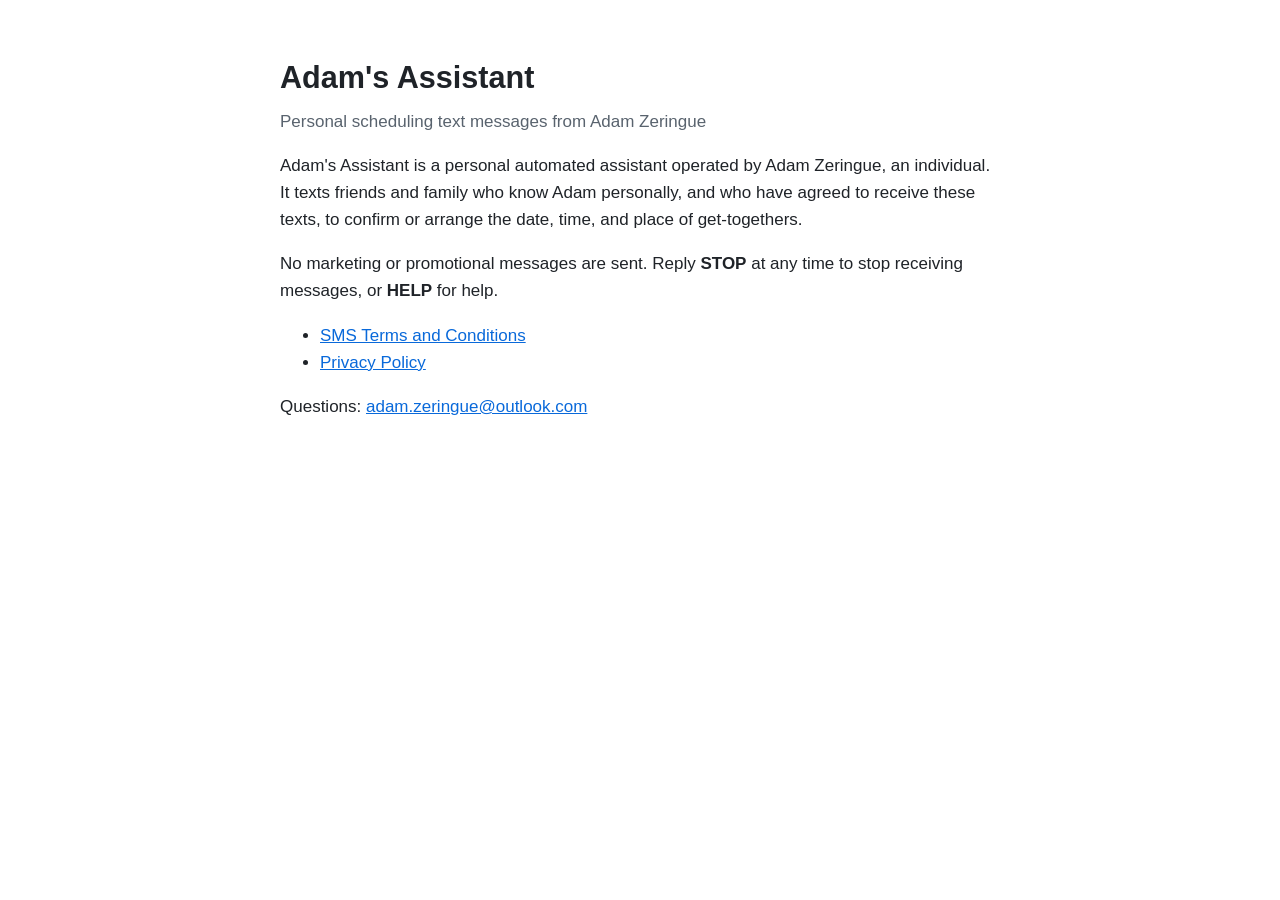
<file: index.html>
<!doctype html>
<html lang="en">
<head>
<meta charset="utf-8">
<meta name="viewport" content="width=device-width, initial-scale=1">
<title>Adam's Assistant</title>
<link rel="stylesheet" href="style.css">
</head>
<body>
<main>
<h1>Adam's Assistant</h1>
<p class="meta">Personal scheduling text messages from Adam Zeringue</p>

<p>Adam's Assistant is a personal automated assistant operated by Adam Zeringue, an individual. It texts friends and family who know Adam personally, and who have agreed to receive these texts, to confirm or arrange the date, time, and place of get-togethers.</p>

<p>No marketing or promotional messages are sent. Reply <strong>STOP</strong> at any time to stop receiving messages, or <strong>HELP</strong> for help.</p>

<ul>
  <li><a href="terms.html">SMS Terms and Conditions</a></li>
  <li><a href="privacy.html">Privacy Policy</a></li>
</ul>

<p>Questions: <a href="mailto:adam.zeringue@outlook.com">adam.zeringue@outlook.com</a></p>
</main>
</body>
</html>
</file>
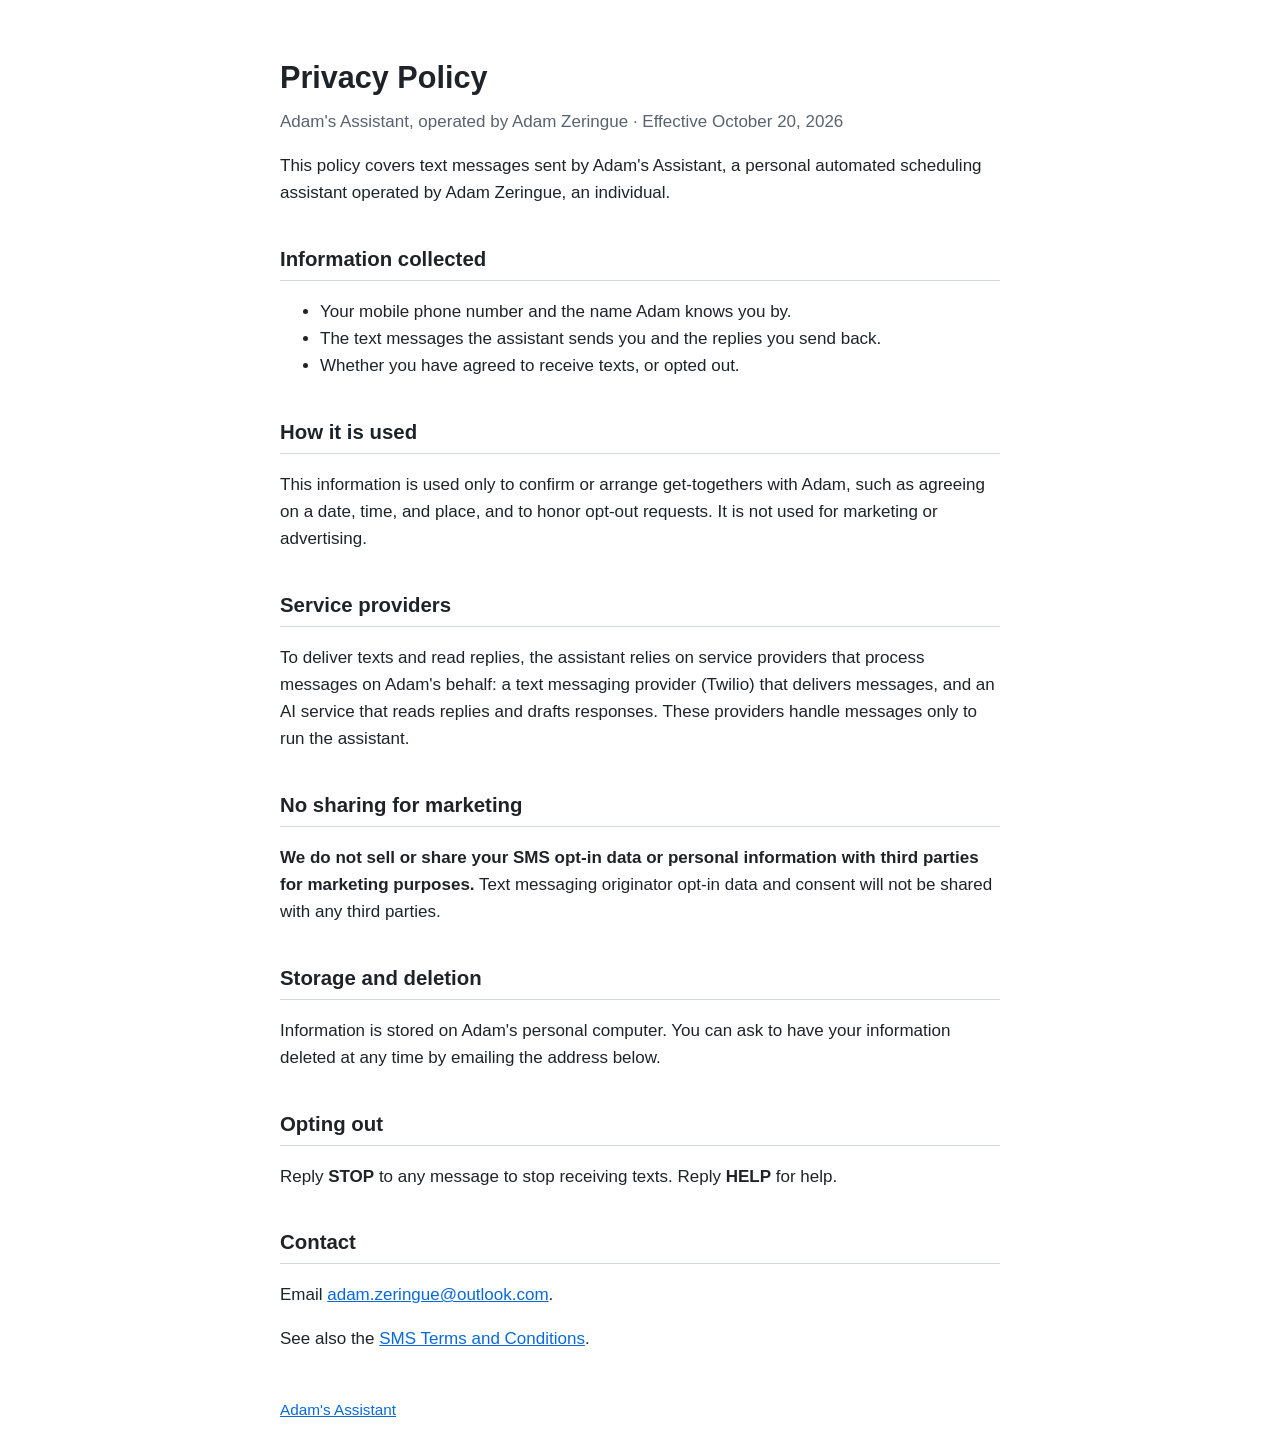
<file: privacy.html>
<!doctype html>
<html lang="en">
<head>
<meta charset="utf-8">
<meta name="viewport" content="width=device-width, initial-scale=1">
<title>Privacy Policy</title>
<link rel="stylesheet" href="style.css">
</head>
<body>
<main>
<h1>Privacy Policy</h1>
<p class="meta">Adam's Assistant, operated by Adam Zeringue · Effective October 20, 2026</p>

<p>This policy covers text messages sent by Adam's Assistant, a personal automated scheduling assistant operated by Adam Zeringue, an individual.</p>

<h2>Information collected</h2>
<ul>
  <li>Your mobile phone number and the name Adam knows you by.</li>
  <li>The text messages the assistant sends you and the replies you send back.</li>
  <li>Whether you have agreed to receive texts, or opted out.</li>
</ul>

<h2>How it is used</h2>
<p>This information is used only to confirm or arrange get-togethers with Adam, such as agreeing on a date, time, and place, and to honor opt-out requests. It is not used for marketing or advertising.</p>

<h2>Service providers</h2>
<p>To deliver texts and read replies, the assistant relies on service providers that process messages on Adam's behalf: a text messaging provider (Twilio) that delivers messages, and an AI service that reads replies and drafts responses. These providers handle messages only to run the assistant.</p>

<h2>No sharing for marketing</h2>
<p><strong>We do not sell or share your SMS opt-in data or personal information with third parties for marketing purposes.</strong> Text messaging originator opt-in data and consent will not be shared with any third parties.</p>

<h2>Storage and deletion</h2>
<p>Information is stored on Adam's personal computer. You can ask to have your information deleted at any time by emailing the address below.</p>

<h2>Opting out</h2>
<p>Reply <strong>STOP</strong> to any message to stop receiving texts. Reply <strong>HELP</strong> for help.</p>

<h2>Contact</h2>
<p>Email <a href="mailto:adam.zeringue@outlook.com">adam.zeringue@outlook.com</a>.</p>

<p>See also the <a href="terms.html">SMS Terms and Conditions</a>.</p>

<footer><a href="index.html">Adam's Assistant</a></footer>
</main>
</body>
</html>
</file>
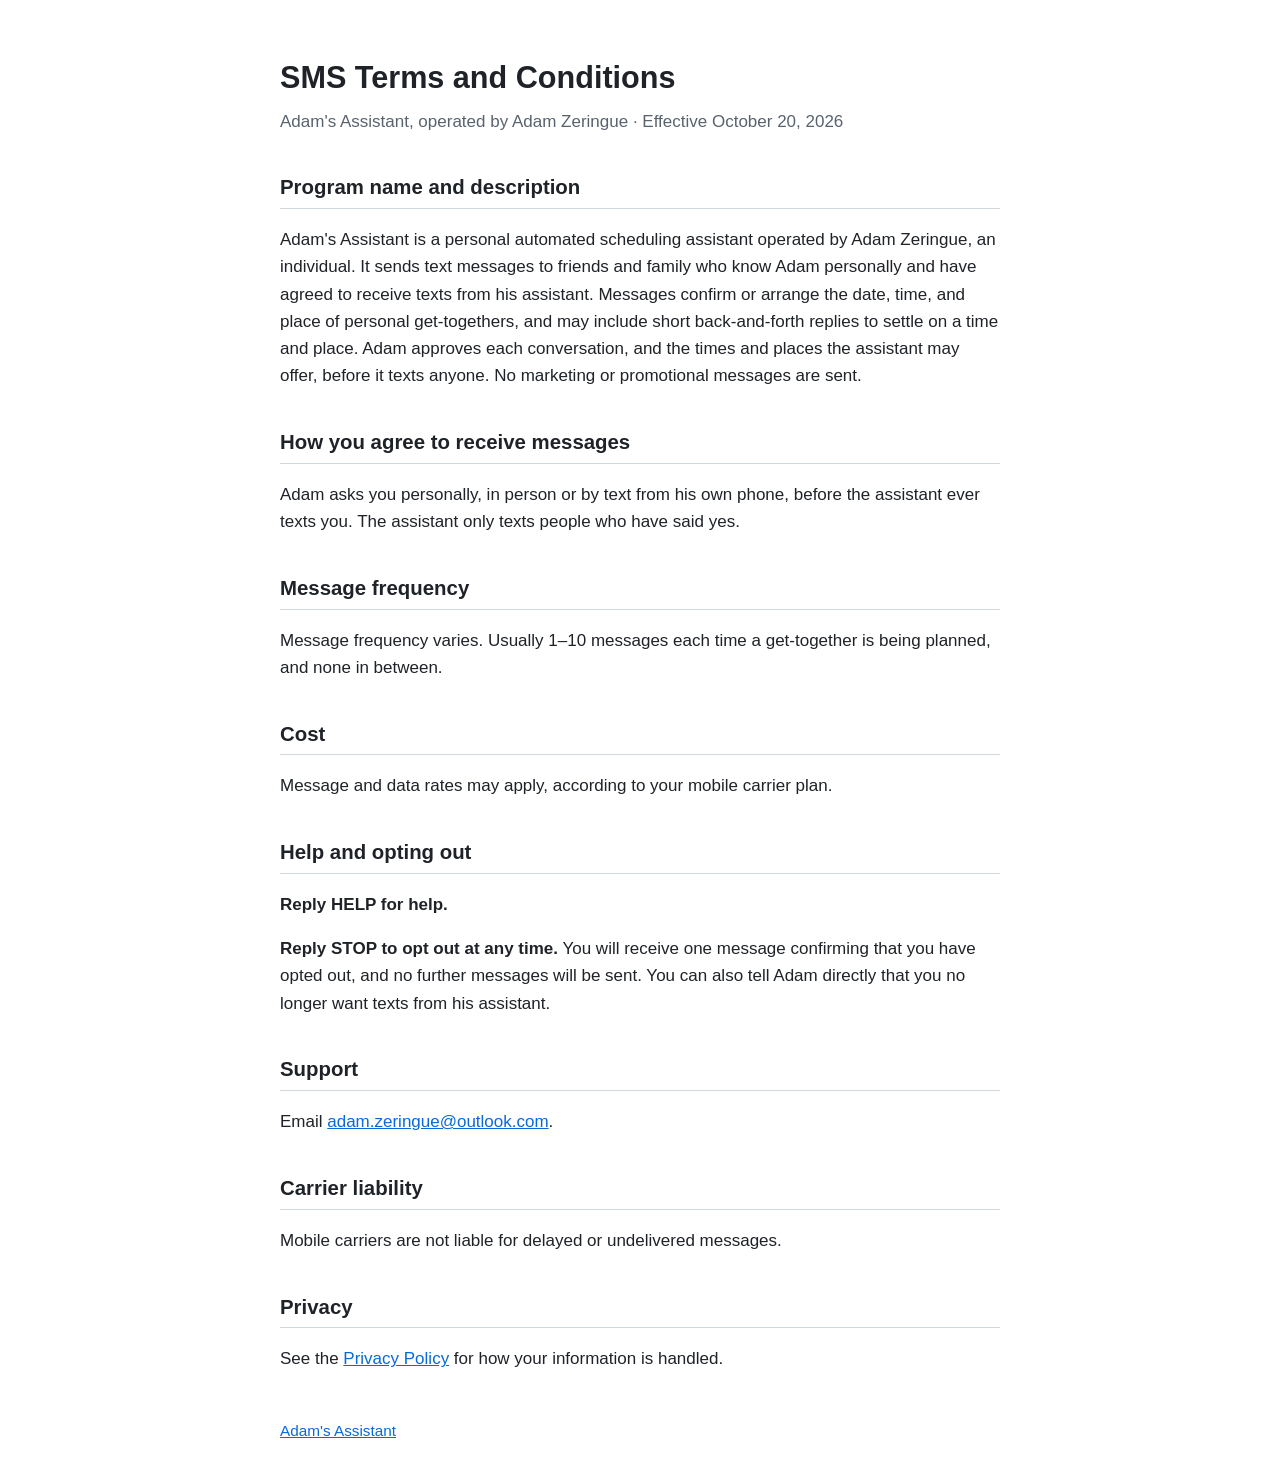
<file: terms.html>
<!doctype html>
<html lang="en">
<head>
<meta charset="utf-8">
<meta name="viewport" content="width=device-width, initial-scale=1">
<title>SMS Terms and Conditions</title>
<link rel="stylesheet" href="style.css">
</head>
<body>
<main>
<h1>SMS Terms and Conditions</h1>
<p class="meta">Adam's Assistant, operated by Adam Zeringue · Effective October 20, 2026</p>

<h2>Program name and description</h2>
<p>Adam's Assistant is a personal automated scheduling assistant operated by Adam Zeringue, an individual. It sends text messages to friends and family who know Adam personally and have agreed to receive texts from his assistant. Messages confirm or arrange the date, time, and place of personal get-togethers, and may include short back-and-forth replies to settle on a time and place. Adam approves each conversation, and the times and places the assistant may offer, before it texts anyone. No marketing or promotional messages are sent.</p>

<h2>How you agree to receive messages</h2>
<p>Adam asks you personally, in person or by text from his own phone, before the assistant ever texts you. The assistant only texts people who have said yes.</p>

<h2>Message frequency</h2>
<p>Message frequency varies. Usually 1–10 messages each time a get-together is being planned, and none in between.</p>

<h2>Cost</h2>
<p>Message and data rates may apply, according to your mobile carrier plan.</p>

<h2>Help and opting out</h2>
<p><strong>Reply HELP for help.</strong></p>
<p><strong>Reply STOP to opt out at any time.</strong> You will receive one message confirming that you have opted out, and no further messages will be sent. You can also tell Adam directly that you no longer want texts from his assistant.</p>

<h2>Support</h2>
<p>Email <a href="mailto:adam.zeringue@outlook.com">adam.zeringue@outlook.com</a>.</p>

<h2>Carrier liability</h2>
<p>Mobile carriers are not liable for delayed or undelivered messages.</p>

<h2>Privacy</h2>
<p>See the <a href="privacy.html">Privacy Policy</a> for how your information is handled.</p>

<footer><a href="index.html">Adam's Assistant</a></footer>
</main>
</body>
</html>
</file>
<file: style.css>
:root { --bg: #ffffff; --fg: #1f2328; --muted: #59636e; --link: #0969da; --rule: #d1d9e0; }
@media (prefers-color-scheme: dark) {
  :root { --bg: #0d1117; --fg: #e6edf3; --muted: #9198a1; --link: #4493f8; --rule: #3d444d; }
}
body { background: var(--bg); color: var(--fg); font: 17px/1.6 -apple-system, BlinkMacSystemFont, "Segoe UI", Helvetica, Arial, sans-serif; margin: 0; padding: 32px 16px; }
main { max-width: 720px; margin: 0 auto; }
h1 { font-size: 1.8em; margin-bottom: 0.2em; }
h2 { font-size: 1.2em; margin-top: 1.8em; border-bottom: 1px solid var(--rule); padding-bottom: 0.2em; }
a { color: var(--link); }
.meta { color: var(--muted); margin-top: 0; }
footer { margin-top: 3em; color: var(--muted); font-size: 0.9em; }
</file>
